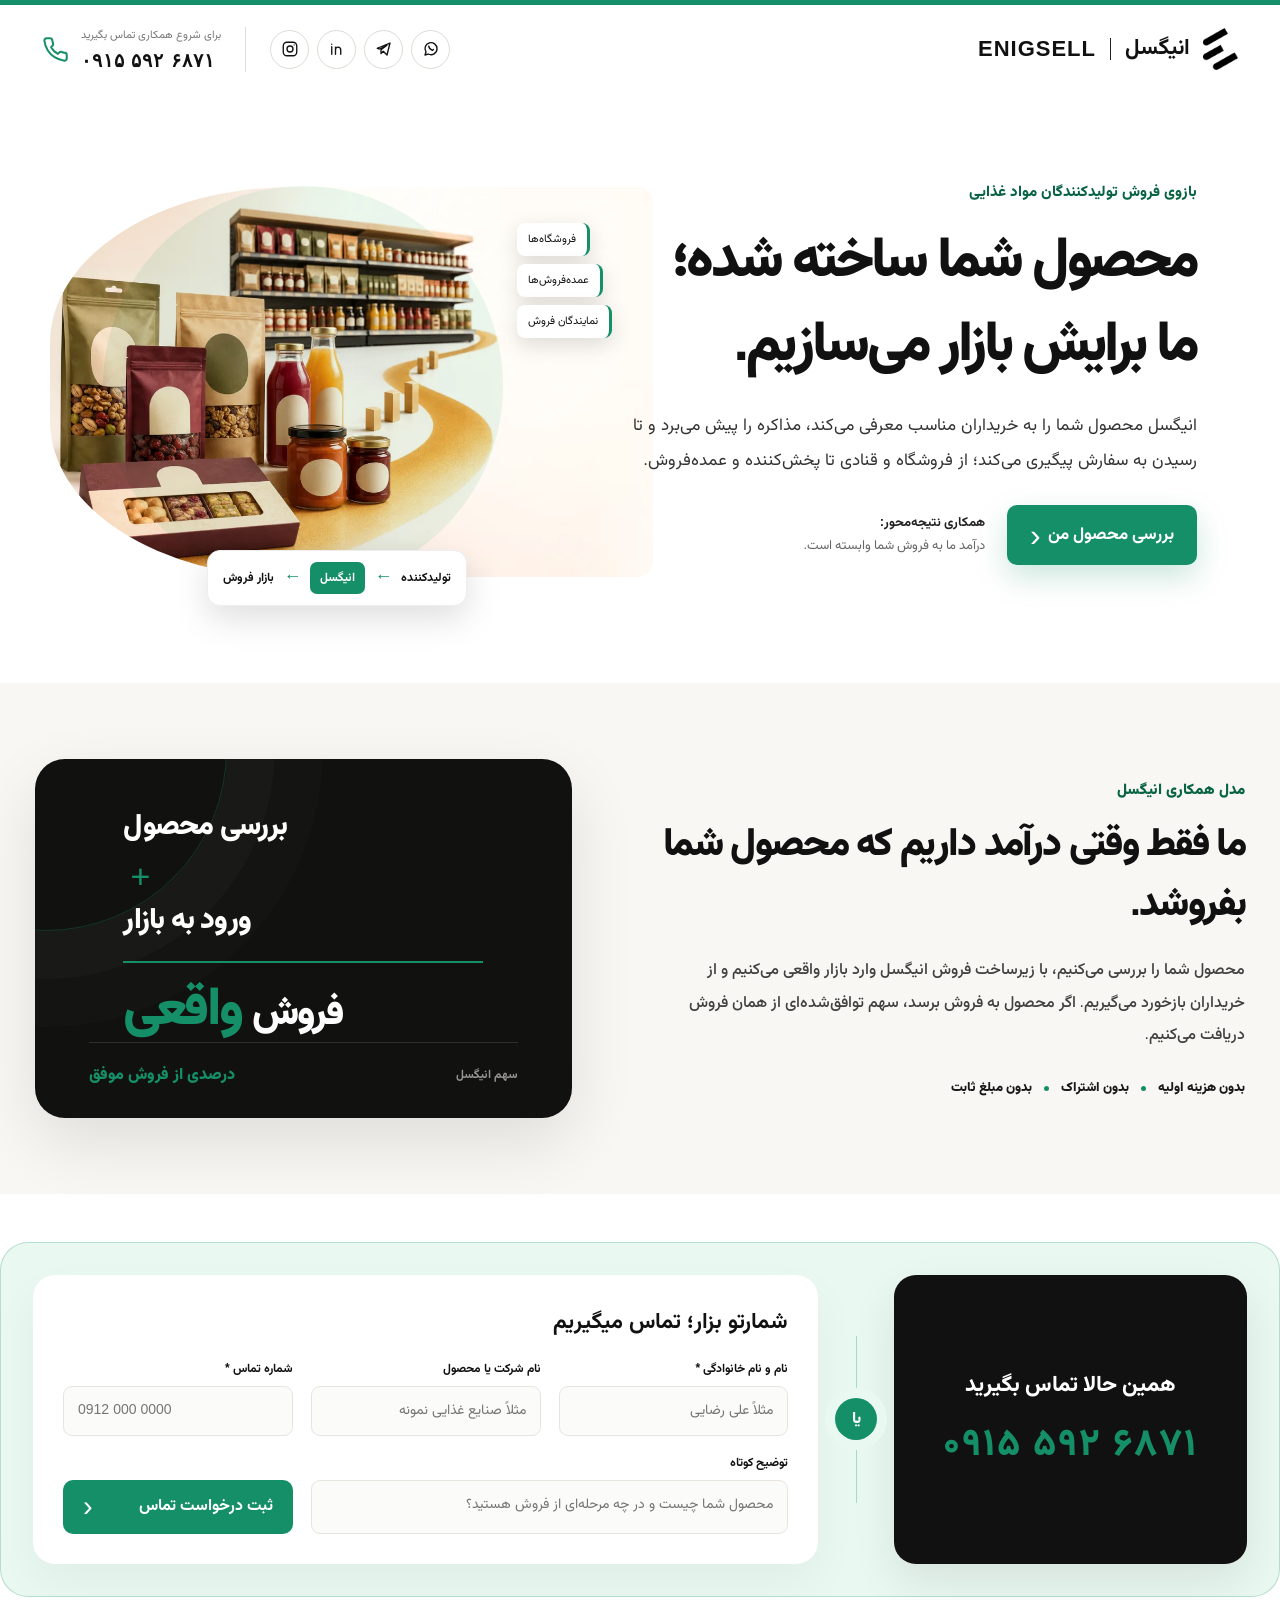
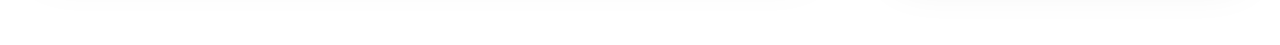
<file: index.html>
<!DOCTYPE html>
<html lang="fa" dir="rtl">
<head>
<meta charset="utf-8">
<meta name="viewport" content="width=device-width, initial-scale=1">
<title>انیگسل | فروش بدون هزینه اولیه</title>
<meta name="description" content="انیگسل؛ شریک فروش محصولات غذایی در سراسر ایران با مدل همکاری مبتنی بر نتیجه.">
<link rel="icon" href="/favicon.ico" sizes="any">
<link rel="icon" href="/favicon.svg" type="image/svg+xml">
<meta name="theme-color" content="#158f67">
<link rel="canonical" href="https://enigsell.com/">
<meta property="og:type" content="website">
<meta property="og:locale" content="fa_IR">
<meta property="og:site_name" content="انیگسل">
<meta property="og:title" content="انیگسل | فروش بدون هزینه اولیه">
<meta property="og:description" content="انیگسل؛ شریک فروش محصولات غذایی در سراسر ایران با مدل همکاری مبتنی بر نتیجه.">
<meta property="og:url" content="https://enigsell.com/">
<meta property="og:image" content="https://enigsell.com/enigsell-logo-full.png">
<meta name="twitter:card" content="summary_large_image">
<link rel="preload" href="/fonts/vazirmatn-arabic-400-normal.woff2" as="font" type="font/woff2" crossorigin>
<link rel="preload" href="/fonts/vazirmatn-arabic-800-normal.woff2" as="font" type="font/woff2" crossorigin>
<link rel="preload" href="/fonts/vazirmatn-arabic-900-normal.woff2" as="font" type="font/woff2" crossorigin>
<link rel="stylesheet" href="/styles.css?v=green-static">
</head>
<body>

<main dir="rtl">
  <div class="top-rule"></div>

  <header class="site-header">
    <a class="brand" href="#top" aria-label="انیگسل — صفحه اصلی">
      <img src="/enigsell-mark.png" alt="">
      <span><b>انیگسل</b><strong>ENIGSELL</strong></span>
    </a>
    <div class="header-actions">
      <div class="socials">
        <a href="https://www.instagram.com/enigsell_agency/" aria-label="اینستاگرام" data-social="instagram"><svg viewBox="0 0 24 24" aria-hidden="true"><rect x="3" y="3" width="18" height="18" rx="5"/><circle cx="12" cy="12" r="4"/><circle cx="17.5" cy="6.5" r=".8" class="fill"/></svg></a>
        <a href="https://www.linkedin.com/company/enigsell" aria-label="لینکدین" data-social="linkedin"><svg viewBox="0 0 24 24" aria-hidden="true"><path d="M5 9v10M5 5.5v.1M10 19v-6c0-2 1.3-3.5 3.3-3.5s3.7 1.2 3.7 4V19M10 9.5V19"/></svg></a>
        <a href="https://t.me/+989155926871" aria-label="تلگرام" data-social="telegram"><svg viewBox="0 0 24 24" aria-hidden="true"><path d="m3 11 17-7-4 16-5-5-3 3v-5l8-6-10 5-3-1Z"/></svg></a>
        <a href="https://wa.me/989155926871" aria-label="واتس‌اپ" data-social="whatsapp"><svg viewBox="0 0 24 24" aria-hidden="true"><path d="M20 11.6a8 8 0 0 1-11.7 7.1L4 20l1.3-4.1A8 8 0 1 1 20 11.6Z"/><path d="M9 8.2c.4 3 2.2 4.8 5.2 5.6l1-1.1"/></svg></a>
      </div>
      <a class="phone" href="tel:+989155926871">
        <svg viewBox="0 0 24 24" aria-hidden="true"><path d="M22 16.92v3a2 2 0 0 1-2.18 2 19.79 19.79 0 0 1-8.63-3.07 19.5 19.5 0 0 1-6-6A19.79 19.79 0 0 1 2.12 4.18 2 2 0 0 1 4.11 2h3a2 2 0 0 1 2 1.72c.13.96.36 1.9.69 2.8a2 2 0 0 1-.45 2.11L8.09 9.91a16 16 0 0 0 6 6l1.27-1.27a2 2 0 0 1 2.11-.45c.9.33 1.84.56 2.8.69A2 2 0 0 1 22 16.92Z"/></svg>
        <span><small>برای شروع همکاری تماس بگیرید</small><b dir="ltr">۰۹۱۵ ۵۹۲ ۶۸۷۱</b></span>
      </a>
    </div>
  </header>

  <section class="hero" id="top">
    <div class="copy">
      <p class="eyebrow">بازوی فروش تولیدکنندگان مواد غذایی</p>
      <h1>محصول شما ساخته شده؛<br>ما برایش بازار می‌سازیم.</h1>
      <p class="subtitle">انیگسل محصول شما را به خریداران مناسب معرفی می‌کند، مذاکره را پیش می‌برد و تا رسیدن به سفارش پیگیری می‌کند؛ از فروشگاه و قنادی تا پخش‌کننده و عمده‌فروش.</p>
      <div class="hero-actions">
        <a class="cta" href="#contact"><span>بررسی محصول من</span><b>‹</b></a>
        <p><strong>همکاری نتیجه‌محور:</strong>درآمد ما به فروش شما وابسته است.</p>
      </div>
    </div>
    <div class="visual" aria-label="مسیر محصول از تولیدکننده تا بازار فروش">
      <div class="sun"></div>
      <picture>
        <source srcset="/hero-market-flow.webp" type="image/webp">
        <img class="products" src="/hero-market-flow.jpg" width="1380" height="736" fetchpriority="high" alt="مسیر محصولات غذایی از تولیدکننده تا قفسه فروشگاه">
      </picture>
      <div class="journey"><span>تولیدکننده</span><i>←</i><span class="middle">انیگسل</span><i>←</i><span>بازار فروش</span></div>
      <div class="market-tags"><span>فروشگاه‌ها</span><span>عمده‌فروش‌ها</span><span>نمایندگان فروش</span></div>
    </div>
  </section>

  <section class="how">
    <div class="model-copy">
      <p class="model-kicker">مدل همکاری انیگسل</p>
      <h2>ما فقط وقتی درآمد داریم که محصول شما بفروشد.</h2>
      <p class="model-description">محصول شما را بررسی می‌کنیم، با زیرساخت فروش انیگسل وارد بازار واقعی می‌کنیم و از خریداران بازخورد می‌گیریم. اگر محصول به فروش برسد، سهم توافق‌شده‌ای از همان فروش دریافت می‌کنیم.</p>
      <div class="no-fee"><span>بدون هزینه اولیه</span><i></i><span>بدون اشتراک</span><i></i><span>بدون مبلغ ثابت</span></div>
    </div>
    <div class="model-statement" aria-label="بررسی محصول به‌علاوه ورود به بازار، برابر با فروش واقعی">
      <div class="statement-formula">
        <div class="statement-term"><strong>بررسی محصول</strong></div>
        <span class="statement-sign" aria-hidden="true">+</span>
        <div class="statement-term"><strong>ورود به بازار</strong></div>
        <div class="statement-result"><strong>فروش <em>واقعی</em></strong></div>
      </div>
      <div class="statement-revenue"><span>سهم انیگسل</span><b>درصدی از فروش موفق</b></div>
    </div>
  </section>

  <section class="lead-section" id="contact">
    <div class="contact-choices">
      <div class="direct-call">
        <div>
          <p>همین حالا تماس بگیرید</p>
          <a href="tel:+989155926871" dir="ltr"><span>۰۹۱۵ ۵۹۲ ۶۸۷۱</span></a>
        </div>
      </div>
      <div class="or-divider" aria-hidden="true"><span>یا</span></div>
      <form class="lead-form" id="lead-form" aria-label="فرم درخواست تماس" novalidate>
        <div class="form-heading"><h3>شمارتو بزار؛ تماس میگیریم</h3></div>
        <label><span>نام و نام خانوادگی *</span><input name="name" required minlength="2" autocomplete="name" placeholder="مثلاً علی رضایی"></label>
        <label><span>نام شرکت یا محصول</span><input name="company" autocomplete="organization" placeholder="مثلاً صنایع غذایی نمونه"></label>
        <label><span>شماره تماس *</span><input name="phone" required inputmode="tel" autocomplete="tel" dir="ltr" placeholder="0912 000 0000" pattern="[۰-۹0-9+()\-\s]{7,40}"></label>
        <label><span>توضیح کوتاه</span><textarea name="message" rows="3" placeholder="محصول شما چیست و در چه مرحله‌ای از فروش هستید؟"></textarea></label>
        <!-- Honeypot. Hidden inline, not only via styles.css: a stale cached
             stylesheet would otherwise expose it, and anything typed here is
             silently discarded as bot traffic. -->
        <div class="hp" aria-hidden="true" style="position:absolute;right:0;top:0;width:1px;height:1px;overflow:hidden;clip:rect(0 0 0 0);clip-path:inset(50%)"><label>این فیلد را خالی بگذارید<input name="website" type="text" tabindex="-1" autocomplete="off"></label></div>
        <button type="submit"><span class="btn-label">ثبت درخواست تماس</span><b>‹</b></button>
        <p class="form-status" id="form-status" role="status" hidden></p>
      </form>
    </div>
  </section>

</main>

<script src="/app.js?v=green-static"></script>
</body>
</html>
</file>
<file: styles.css>
@font-face{font-family:"Vazirmatn";src:url("/fonts/vazirmatn-arabic-400-normal.woff2") format("woff2");font-weight:400;font-style:normal;font-display:swap}
@font-face{font-family:"Vazirmatn";src:url("/fonts/vazirmatn-arabic-500-normal.woff2") format("woff2");font-weight:500;font-style:normal;font-display:swap}
@font-face{font-family:"Vazirmatn";src:url("/fonts/vazirmatn-arabic-700-normal.woff2") format("woff2");font-weight:700;font-style:normal;font-display:swap}
@font-face{font-family:"Vazirmatn";src:url("/fonts/vazirmatn-arabic-800-normal.woff2") format("woff2");font-weight:800;font-style:normal;font-display:swap}
@font-face{font-family:"Vazirmatn";src:url("/fonts/vazirmatn-arabic-900-normal.woff2") format("woff2");font-weight:900;font-style:normal;font-display:swap}
:root{--ink:#111}*{box-sizing:border-box}html{scroll-behavior:smooth}body{margin:0;background:#fff;color:var(--ink);font-family:Tahoma,Arial,sans-serif}a{color:inherit;text-decoration:none}main{--accent:#158f67;--dark:#086343;--soft:#eaf8f2;--shadow:rgba(21,143,103,.22);min-height:100vh}.top-rule{height:5px;background:var(--accent)}.site-header{height:104px;max-width:1450px;margin:auto;padding:0 42px;display:flex;align-items:center;justify-content:space-between;gap:30px}.brand{display:flex;align-items:center;gap:11px;font-size:19px;white-space:nowrap}.brand i{width:1px;height:25px;background:#333}.brand strong{font:700 21px Arial}.header-actions,.socials,.phone{display:flex;align-items:center}.header-actions{gap:24px}.socials{gap:8px;direction:ltr}.socials a{width:39px;height:39px;display:grid;place-items:center;border:1px solid #dedbd4;border-radius:50%;transition:.2s}.socials a:hover{color:#fff;border-color:var(--accent);background:var(--accent);transform:translateY(-2px)}svg{width:18px;height:18px;fill:none;stroke:currentColor;stroke-width:1.8;stroke-linecap:round;stroke-linejoin:round}.fill{fill:currentColor;stroke:none}.phone{gap:12px;border-right:1px solid #ddd;padding-right:24px;direction:ltr}.phone>svg{color:var(--accent);width:27px;height:27px}.phone span,.contact span{display:flex;flex-direction:column;gap:5px;direction:rtl}.phone small{font-size:11px;color:#777}.phone b{font:700 19px Arial;letter-spacing:1px}
.hero{max-width:1510px;margin:auto;min-height:590px;padding:30px 58px 25px;display:grid;grid-template-columns:1.04fr .96fr;align-items:center;overflow:hidden}.copy{z-index:3;padding:0 25px 35px 0}.eyebrow{color:var(--dark);font-weight:800;font-size:15px;margin:0 0 17px}h1{font-size:56px;line-height:1.5;letter-spacing:-3px;margin:0;font-weight:900}.subtitle{font-size:17px;line-height:2.05;margin:20px 0 27px;color:#333;max-width:650px}.hero-actions{display:flex;align-items:center;gap:22px}.hero-actions p{margin:0;font-size:13px;line-height:1.8;color:#666;max-width:220px}.hero-actions strong{color:#222;display:block}.cta{flex:0 0 190px;height:60px;padding:0 23px;display:flex;justify-content:space-between;align-items:center;background:var(--accent);color:#fff;border-radius:10px;font-size:17px;font-weight:700;box-shadow:0 12px 30px var(--shadow);transition:.2s}.cta:hover{transform:translateY(-3px)}.cta b{font:300 32px Arial}.visual{position:relative;min-height:520px;direction:ltr}.sun{position:absolute;width:400px;height:400px;border-radius:50%;left:45px;bottom:65px;background:var(--soft)}.products{position:absolute;z-index:2;width:min(690px,108%);height:390px;left:-8px;bottom:74px;object-fit:cover;object-position:left center;border-radius:40% 16px 16px 40%;mix-blend-mode:multiply;filter:saturate(.9) contrast(1.03)}.journey{position:absolute;z-index:6;left:50%;bottom:45px;transform:translateX(-50%);width:max-content;display:flex;align-items:center;gap:9px;direction:rtl;background:#fff;padding:11px 15px;border:1px solid #eee;border-radius:13px;box-shadow:0 12px 35px #0002;font-size:12px;font-weight:700}.journey i{color:var(--accent);font-style:normal;font-size:18px}.journey .middle{color:#fff;background:var(--accent);border-radius:7px;padding:7px 10px}.market-tags{position:absolute;z-index:5;right:5px;top:92px;display:flex;flex-direction:column;align-items:flex-end;gap:8px;direction:rtl}.market-tags span{padding:8px 11px;border-radius:8px;background:#fff;border-right:3px solid var(--accent);box-shadow:0 7px 22px #0002;font-size:11px}
.how{background:#f8f7f4;padding:76px max(35px,calc((100vw - 1370px)/2));display:grid;grid-template-columns:1.05fr .95fr;align-items:center;gap:80px}.model-kicker{color:var(--dark);font-weight:900;font-size:15px;margin:0 0 14px}.model-copy h2{font-size:39px;line-height:1.55;letter-spacing:-1.7px;margin:0 0 18px;max-width:650px;font-weight:900}.model-description{max-width:690px;margin:0;color:#414141;font-size:16px;line-height:2.05;font-weight:500}.no-fee{display:flex;align-items:center;gap:12px;margin-top:25px;color:#191919;font-size:13px;font-weight:900}.no-fee i{width:5px;height:5px;border-radius:50%;background:var(--accent)}.model-visual{position:relative;background:linear-gradient(145deg,#171715,#0c0c0b);color:#fff;border-radius:28px;padding:46px 30px 32px;display:grid;grid-template-columns:repeat(3,1fr);align-items:stretch;gap:16px;box-shadow:0 25px 65px #00000020;overflow:hidden}.model-visual:before{content:"";position:absolute;z-index:0;right:12%;left:12%;top:42px;height:2px;background:linear-gradient(90deg,#ffffff28,var(--accent),#ffffff28)}.model-visual:after{content:"";position:absolute;width:220px;height:220px;border-radius:50%;background:var(--accent);filter:blur(90px);opacity:.18;left:-65px;bottom:-95px}.model-visual>div{position:relative;z-index:1;min-height:142px;padding:30px 14px 20px;display:flex;flex-direction:column;justify-content:center;text-align:center;border:1px solid #ffffff1c;border-radius:18px;background:linear-gradient(180deg,#ffffff0d,#ffffff06);backdrop-filter:blur(5px)}.model-visual>div.active{background:linear-gradient(155deg,var(--accent),color-mix(in srgb,var(--accent) 77%,#6b4100));border-color:#ffffff55;transform:translateY(-7px);box-shadow:0 16px 36px var(--shadow)}.step-node{position:absolute;top:-20px;right:50%;transform:translateX(50%);width:40px;height:40px;display:grid;place-items:center;border-radius:50%;background:#171715;border:2px solid var(--accent);color:var(--accent);font-weight:900;box-shadow:0 0 0 6px #111}.model-visual .active .step-node{background:#fff;color:var(--dark);border-color:#fff;box-shadow:0 0 0 6px color-mix(in srgb,var(--accent) 72%,#6b4100)}.model-visual b{font-size:18px;font-weight:900;margin-bottom:9px}.model-visual small{color:#c1c1bd;font-size:12px;font-weight:500;line-height:1.8}.model-visual .active small{color:#fff;font-weight:600}
.lead-section{max-width:1370px;margin:42px auto 28px;padding:38px 46px;background:var(--soft);border:1px solid var(--shadow);border-radius:24px}.lead-heading{text-align:center;margin-bottom:26px}.lead-heading>.eyebrow{color:var(--dark);margin-bottom:7px}.lead-heading h2{font-size:28px;line-height:1.7;margin:0}.contact-choices{display:grid;grid-template-columns:.7fr 62px 1.3fr;align-items:stretch}.direct-call{background:#111;color:#fff;border-radius:18px;padding:28px;display:flex;align-items:center;gap:20px}.direct-call>svg{color:var(--accent);width:36px;height:36px;flex:0 0 auto}.direct-call p{font-size:22px;font-weight:800;margin:0 0 8px}.direct-call span{display:block;color:#bbb;font-size:13px;line-height:1.8;margin-bottom:20px}.direct-call a{display:inline-block;color:var(--accent);font:700 23px Arial;letter-spacing:2px}.or-divider{display:grid;place-items:center;position:relative}.or-divider:before{content:"";position:absolute;width:1px;height:100%;background:var(--shadow)}.or-divider span{position:relative;z-index:1;display:grid;place-items:center;width:38px;height:38px;border-radius:50%;background:var(--accent);color:#fff;font-weight:800}.lead-form{background:#fff;color:#111;border:1px solid #e5e2da;border-radius:18px;padding:24px;display:grid;grid-template-columns:repeat(3,1fr);gap:15px 16px;box-shadow:0 18px 50px #0000000d;align-items:end}.form-heading{grid-column:1/-1}.form-heading h3{font-size:20px;margin:0 0 5px}.form-heading p{font-size:13px;color:#666;line-height:1.8;margin:0}.lead-form label{display:flex;flex-direction:column;gap:8px;font-size:12px;font-weight:700}.lead-form label:last-of-type{grid-column:1/3}.lead-form input,.lead-form textarea{width:100%;border:1px solid #dedede;border-radius:9px;background:#fafafa;padding:13px 14px;font:14px Tahoma,Arial,sans-serif;outline:none;resize:vertical}.lead-form textarea{height:54px;min-height:54px;resize:none}.lead-form input:focus,.lead-form textarea:focus{border-color:var(--accent);box-shadow:0 0 0 3px var(--shadow);background:#fff}.lead-form button{grid-column:3;border:0;border-radius:10px;background:var(--accent);color:#fff;min-height:54px;padding:0 20px;display:flex;align-items:center;justify-content:space-between;font:700 16px Tahoma,Arial,sans-serif;cursor:pointer}.lead-form button:disabled{opacity:.65;cursor:wait}.lead-form button b{font:300 29px Arial}.form-status{grid-column:1/-1;margin:0;text-align:center;font-size:11px;color:#777;min-height:18px}.form-status.success{color:#087a4e;font-weight:700}.form-status.error{color:#b12a1e}
.contact-footer{max-width:calc(100% - 40px);margin:0 auto 28px;padding:54px 86px;background:#111;color:#fff;border-radius:34px;display:flex;align-items:center;justify-content:space-between;gap:45px}.contact-footer p{margin:0 0 13px;color:var(--accent);font-size:16px}.contact-footer h2{margin:0;font-size:30px;font-weight:500}.contact-footer>a{display:flex;align-items:center;gap:18px;border:1px solid #555;border-radius:14px;padding:17px 24px;min-width:315px;justify-content:center;direction:ltr}.contact-footer>a>svg{color:var(--accent);width:29px;height:29px}.contact-footer span{display:flex;flex-direction:column;gap:6px;direction:rtl}.contact-footer small{color:#aaa}.contact-footer b{font:700 20px Arial;letter-spacing:2px}
@media(max-width:900px){.site-header{padding:0 24px}.header-actions{gap:12px}.phone{padding-right:12px}.hero{padding-inline:25px;grid-template-columns:1fr 1fr}h1{font-size:43px}.lead-section{margin-inline:20px;gap:35px;padding-inline:38px}.contact-footer{padding-inline:45px}.how{padding-inline:25px;gap:35px}.model-copy h2{font-size:31px}.model-visual{padding:22px 18px}.model-visual>div{padding-inline:7px}.model-visual b{font-size:14px}}
@media(max-width:720px){.site-header{height:auto;min-height:92px;flex-wrap:wrap;padding-block:14px}.brand{width:100%;justify-content:center}.header-actions{width:100%;justify-content:space-between}.phone small{display:none}.phone b{font-size:16px}.socials a{width:32px;height:32px}.hero{display:flex;flex-direction:column;min-height:auto;padding:45px 20px 5px}.copy{text-align:center;padding:0}.eyebrow{font-size:13px}h1{font-size:36px;line-height:1.55}.subtitle{font-size:15px;line-height:2}.hero-actions{flex-direction:column;gap:13px}.hero-actions p{max-width:none}.cta{flex-basis:auto;width:185px}.visual{width:100%;min-height:410px}.sun{width:300px;height:300px;left:50%;bottom:70px;transform:translateX(-50%)}.products{width:105%;height:290px;left:50%;bottom:95px;transform:translateX(-50%)}.market-tags{right:0;top:60px}.journey{bottom:50px;font-size:10px}.how{padding:55px 18px;grid-template-columns:1fr;gap:32px}.model-copy{text-align:center}.model-copy h2{font-size:29px;line-height:1.65;letter-spacing:-1px}.model-description{font-size:15px}.no-fee{justify-content:center;flex-wrap:wrap;gap:9px}.model-visual{grid-template-columns:1fr;padding:28px 18px 18px;gap:26px}.model-visual:before{right:50%;left:auto;top:30px;bottom:30px;width:2px;height:auto;transform:translateX(50%);background:linear-gradient(180deg,#ffffff28,var(--accent),#ffffff28)}.model-visual>div{min-height:auto;padding:27px 17px 18px}.model-visual>div.active{transform:none}.step-node{top:-18px}.lead-section{margin:30px 14px;padding:30px 18px}.lead-heading h2{font-size:23px}.contact-choices{grid-template-columns:1fr}.direct-call{text-align:right}.or-divider{height:58px}.or-divider:before{width:100%;height:1px}.lead-form{grid-template-columns:1fr;padding:20px;text-align:right}.lead-form label:last-of-type,.lead-form button{grid-column:auto}.lead-form textarea{height:76px;min-height:76px;resize:vertical}}

/* Official Enigsell identity */
.brand{direction:ltr;gap:12px;font-size:inherit}.brand>img{width:32px;height:39px;object-fit:contain;filter:invert(1)}.brand>span{display:flex;align-items:center;gap:11px}.brand>span b{font-size:19px}.brand>span b:after{content:"";display:inline-block;width:1px;height:25px;margin-right:11px;background:#333;vertical-align:middle}.brand strong{letter-spacing:.6px}.footer-message{display:flex;align-items:center;gap:25px}.footer-message>img{width:39px;height:48px;object-fit:contain;opacity:.92}
@media(max-width:720px){.brand>img{width:28px;height:34px}.footer-message{flex-direction:column;gap:13px}.footer-message>img{width:32px;height:39px}}

/* Integrated, non-card collaboration journey */
.model-visual{min-height:335px;border-radius:32px;padding:38px 34px 30px;align-items:end;gap:18px;isolation:isolate;background:radial-gradient(circle at 50% 8%,color-mix(in srgb,var(--accent) 18%,transparent),transparent 36%),linear-gradient(145deg,#171715,#090908)}
.model-visual:before{display:none}
.model-visual:after{content:"فروش";z-index:-1;left:50%;top:46%;bottom:auto;width:auto;height:auto;transform:translate(-50%,-50%);background:none;filter:none;font-size:150px;font-weight:900;letter-spacing:-12px;color:#fff;opacity:.025}
.process-line{position:absolute;z-index:0;inset:35px 7% 24px;width:86%;height:255px;overflow:visible}
.process-line path{fill:none;stroke-linecap:round}
.process-line-shadow{stroke:#ffffff18;stroke-width:13}
.process-line-accent{stroke:var(--accent);stroke-width:2.5;stroke-dasharray:6 10}
.model-visual>div{min-height:122px;padding:38px 8px 10px;justify-content:flex-start;background:none;border:0;border-radius:0;backdrop-filter:none}
.model-visual>div.active{align-self:start;margin-top:1px;transform:none;background:none;border:0;box-shadow:none}
.step-node{top:-13px;width:34px;height:34px;font-size:13px;box-shadow:0 0 0 8px #111,0 0 24px color-mix(in srgb,var(--accent) 42%,transparent)}
.model-visual .active .step-node{top:-18px;width:46px;height:46px;background:var(--accent);color:#fff;border-color:#fff;box-shadow:0 0 0 9px color-mix(in srgb,var(--accent) 24%,#111),0 0 38px var(--shadow)}
.model-visual b{font-size:20px;font-weight:900;margin-bottom:8px}
.model-visual small{max-width:155px;margin:0 auto;color:#aaa9a4;font-size:12px;font-weight:600;line-height:1.85}
.model-visual .active b{font-size:24px;color:var(--accent)}
.model-visual .active small{color:#e7e5df;font-weight:700}

@media(max-width:720px){
  .model-visual{min-height:auto;grid-template-columns:1fr;padding:27px 18px 24px;gap:2px}
  .process-line{display:none}
  .model-visual:before{content:"";display:block;position:absolute;right:35px;top:48px;bottom:48px;width:2px;background:linear-gradient(180deg,#ffffff18,var(--accent),#ffffff18)}
  .model-visual:after{font-size:100px}
  .model-visual>div,.model-visual>div.active{align-self:auto;margin:0;min-height:auto;padding:18px 58px 18px 8px;text-align:right}
  .step-node,.model-visual .active .step-node{top:50%;right:18px;transform:translateY(-50%);width:35px;height:35px;box-shadow:0 0 0 7px #111}
  .model-visual .active .step-node{width:43px;height:43px;right:14px}
  .model-visual b,.model-visual .active b{font-size:19px}
  .model-visual small{max-width:none;margin:0}
}

/* Space-efficient contact layout and corrected header logo placement */
.site-header{height:88px}
.brand{direction:rtl;gap:13px;margin-right:0}
.brand>img{width:35px;height:43px}
.brand>span{direction:rtl;gap:14px}
.brand>span b{font-size:22px;line-height:1;padding-left:14px;border-left:1px solid #222}
.brand>span b:after{display:none}
.brand strong{font-size:22px;line-height:1;letter-spacing:1px}
.lead-section{max-width:1370px;margin:38px auto;padding:36px 46px;border-radius:22px}
.lead-form{padding:24px;border-radius:17px;grid-template-columns:repeat(3,1fr);gap:15px 16px;align-items:end}
.lead-form label{gap:8px;font-size:12px}
.lead-form label:last-of-type{grid-column:1/3}
.lead-form input,.lead-form textarea{padding:13px 14px;font-size:14px;border-radius:9px}
.lead-form textarea{height:54px;min-height:54px;resize:none}
.lead-form button{grid-column:3;min-height:54px;padding-inline:20px;font-size:16px;border-radius:10px}
.lead-form button b{font-size:29px}
.form-status{font-size:11px;min-height:18px}
@media(max-width:1050px) and (min-width:721px){.lead-section{padding-inline:34px}.contact-choices{grid-template-columns:.75fr 54px 1.25fr}.lead-form{grid-template-columns:1fr 1fr}.lead-form label:last-of-type{grid-column:1/-1}.lead-form button{grid-column:1/-1}.direct-call{padding:24px;align-items:flex-start;flex-direction:column}}
@media(max-width:720px){.site-header{min-height:82px}.brand>img{width:21px;height:26px}.lead-section{margin:24px 14px;padding:28px 18px;gap:22px}.lead-copy h2{font-size:25px}.lead-form{grid-template-columns:1fr;padding:20px;gap:14px}.lead-form label:last-of-type,.lead-form button{grid-column:auto}.lead-form textarea{height:76px;min-height:76px;resize:vertical}}

/* Persian typography */
body,.lead-form input,.lead-form textarea,.lead-form button{font-family:"Vazirmatn",Tahoma,Arial,sans-serif}

/* Airier, copy-light contact decision */
.lead-section{max-width:1370px;margin:48px auto;padding:32px;background:var(--soft);border-color:color-mix(in srgb,var(--accent) 25%,transparent);border-radius:28px}
.lead-heading{display:none}
.contact-choices{grid-template-columns:.62fr 76px 1.38fr;align-items:stretch}
.direct-call{justify-content:center;min-height:250px;padding:34px;border-radius:22px;box-shadow:0 18px 45px #00000016;text-align:center}
.direct-call>div{width:100%;display:flex;flex-direction:column;align-items:center}
.direct-call p{font-size:22px;margin:0 0 18px}
.direct-call a{display:flex;width:100%;align-items:center;justify-content:center;font-size:38px}
.direct-call a>span{display:block;direction:ltr;color:var(--accent);font:800 38px/1.3 "Vazirmatn",Tahoma,Arial,sans-serif;letter-spacing:2px;margin:0}
.or-divider:before{height:58%;background:color-mix(in srgb,var(--accent) 30%,transparent)}
.or-divider span{width:42px;height:42px;box-shadow:0 0 0 10px var(--soft)}
.lead-form{padding:30px;gap:18px;border:0;border-radius:22px;box-shadow:0 18px 45px #0000000b}
.form-heading h3{font-size:22px;margin:0 0 2px}
.lead-form input,.lead-form textarea{background:#fbfbfa;border-color:#e8e5de}
@media(max-width:1050px) and (min-width:721px){.contact-choices{grid-template-columns:.7fr 64px 1.3fr}.direct-call{min-height:280px}}
@media(max-width:720px){.lead-section{margin:30px 14px;padding:16px;border-radius:22px}.contact-choices{grid-template-columns:1fr}.direct-call{min-height:auto;padding:28px;justify-content:center}.direct-call a,.direct-call a>span{font-size:32px}.or-divider{height:64px}.or-divider:before{width:72%;height:1px}.or-divider span{box-shadow:0 0 0 9px var(--soft)}.lead-form{padding:24px 20px}.form-heading h3{font-size:20px}}

/* Editorial collaboration statement */
.model-statement{position:relative;min-height:342px;padding:38px 54px 30px;overflow:hidden;isolation:isolate;background:#11110f;color:#fff;border-radius:30px;box-shadow:0 24px 65px #0000001b}
.model-statement:before{content:"";position:absolute;z-index:-1;width:360px;height:360px;left:-170px;top:-190px;border:1px solid color-mix(in srgb,var(--accent) 30%,transparent);border-radius:50%;box-shadow:0 0 0 48px #ffffff05,0 0 0 96px #ffffff03}
.statement-label{margin:0;padding-bottom:19px;border-bottom:1px solid #ffffff20;color:#aaa9a3;font-size:12px;font-weight:800;letter-spacing:.2px}
.statement-formula{min-height:240px;display:flex;flex-direction:column;align-items:stretch;justify-content:center;gap:0;direction:rtl;max-width:360px;margin:0 auto}
.statement-term{display:flex;align-items:center;justify-content:flex-end;min-height:62px;text-align:right}
.statement-term small,.statement-result small{color:#8e8d88;font-size:11px;font-weight:700}
.statement-term strong{font-size:29px;line-height:1.5;font-weight:900;letter-spacing:-.8px}
.statement-sign{height:32px;color:var(--accent);font:500 34px/1 Arial;text-align:left;padding-left:7px}
.statement-result{display:flex;justify-content:flex-end;margin-top:8px;padding-top:18px;border-top:2px solid var(--accent);text-align:right}
.statement-result strong{display:flex;align-items:baseline;gap:10px;font-size:39px;line-height:1.2;font-weight:900;letter-spacing:-2px}
.statement-result em{color:var(--accent);font-style:normal;font-size:53px;line-height:1.15}
.statement-revenue{display:flex;align-items:center;justify-content:space-between;gap:20px;padding-top:20px;border-top:1px solid #ffffff20}
.statement-revenue span{color:#969590;font-size:12px;font-weight:700}
.statement-revenue b{color:var(--accent);font-size:16px;font-weight:900}
@media(max-width:1050px) and (min-width:721px){.model-statement{padding-inline:34px}.statement-term strong{font-size:25px}.statement-result strong{font-size:33px}.statement-result em{font-size:45px}}
@media(max-width:720px){.model-statement{min-height:auto;padding:28px 24px 24px;border-radius:24px}.statement-formula{min-height:auto;margin:4px auto 24px;max-width:310px}.statement-term{min-height:54px}.statement-term strong{font-size:23px}.statement-sign{height:29px;font-size:31px}.statement-result{margin-top:7px;padding-top:15px}.statement-result strong{font-size:30px}.statement-result em{font-size:43px}.statement-revenue{flex-direction:column;gap:7px;text-align:center}.statement-revenue b{font-size:15px}}

/* static build: replaces Tailwind preflight bits actually in use */
body{-webkit-font-smoothing:antialiased;-moz-osx-font-smoothing:grayscale}
button{font-family:inherit}

/* honeypot: hidden from people, visible to bots */
.hp{position:absolute;right:0;top:0;width:1px;height:1px;overflow:hidden;clip:rect(0 0 0 0);clip-path:inset(50%)}
</file>
